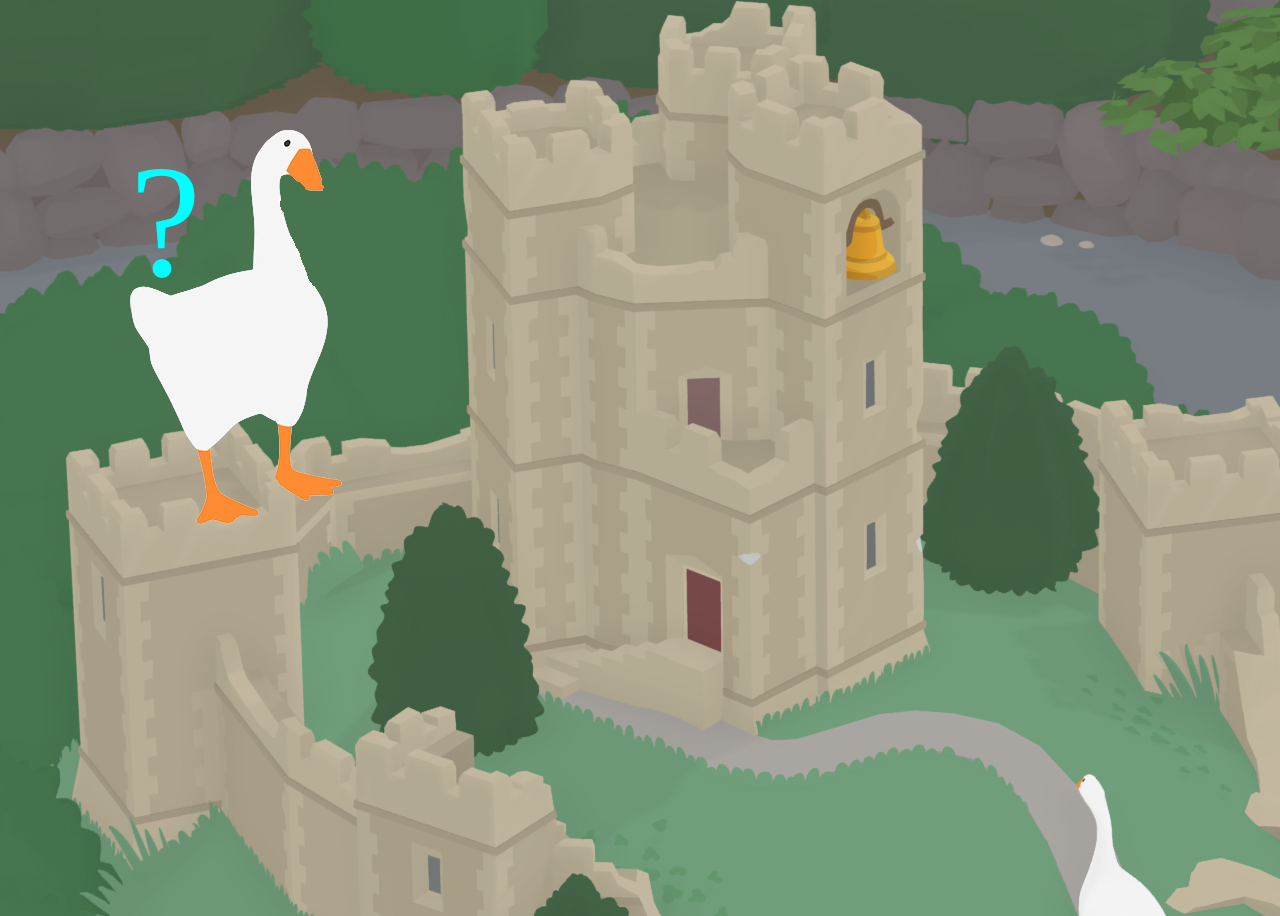
<file: projects/bouncing-box/index.html>
<!DOCTYPE html>
<html>
<head>
	<meta charset="utf-8">
	<title>Bouncing Box</title>
	<script src="jquery.min.js"></script>
	<style>
		.box {

			background-image:url(images/image_2023-03-21_131435395.png);
			

			
			width: 212px;
			height: 394px;
			/*background-color: rgb(21, 235, 224); */
			font-size: 1000%;
			color:aqua;
			text-align: bottom;
			user-select: none;
			display: block;
			position: absolute;
			top: 100px;
			left: 1px;  /* <--- Change me! */
		}
		.board{
			height: 100vh;
			background-image:url(images/image_2023-03-21_132258781.png);
			background-color:rgb(2, 22, 36)
		}
	</style>
	<!-- 	<script src="//cdnjs.cloudflare.com/ajax/libs/jquery/2.1.1/jquery.min.js"></script> -->

</head>
<body class="board">
	<!-- HTML for the box -->
	<div class="box">?</div>

	<script>
		(function(){
			'use strict'
			/* global jQuery */

			//////////////////////////////////////////////////////////////////
			/////////////////// SETUP DO NOT DELETE //////////////////////////
			//////////////////////////////////////////////////////////////////
			
			var box = jQuery('.box');	// reference to the HTML .box element
			var board = jQuery('.board');	// reference to the HTML .board element
			var boardWidth = board.width();	// the maximum X-Coordinate of the screen
			

			// Every 50 milliseconds, call the update Function (see below)
			setInterval(update, 50);
			
			// Every time the box is clicked, call the handleBoxClick Function (see below)
			box.on('click', handleBoxClick);
				
				
			// moves the Box to a new position on the screen along the X-Axis
			function moveBoxTo(newPositionX, newPositionY) {
				box.css("left", newPositionX);
				box.css("top", newPositionY);
			}

			// changes the text displayed on the Box
			function changeBoxText(newText) {
				box.text(newText);
			}

			//////////////////////////////////////////////////////////////////
			/////////////////// YOUR CODE BELOW HERE /////////////////////////
			//////////////////////////////////////////////////////////////////
			
			// TODO 2 - Variable declarations 
				var positionX = 0;	
				var positionY = 0;
				var speedY = 10;
				var points = 0;		
				var speed = 10;
				var boardHeight = jQuery(window).height(); 
			
			/* 
			This Function will be called 20 times/second. Each time it is called,
			it should move the Box to a new location. If the box drifts off the screen
			turn it around! 
			*/
			function update() {
				positionX=positionX+speed
				positionY=positionY+speedY
				moveBoxTo(positionX, positionY);
				if (positionX>boardWidth){
					speed=-speed;
				}
				if (positionX<0) {
					speed=-speed;
				}
				if (positionY>boardHeight){
					speedY=-speedY;
				}
				if (positionY<0) {
					speedY=-speedY;		}
			};

			/* 
			This Function will be called each time the box is clicked. Each time it is called,
			it should increase the points total, increase the speed, and move the box to
			the left side of the screen.
			*/
			function handleBoxClick() {
				positionX=0;
				points = points+1;
				changeBoxText(points);
				if (speed>0) {
					speed=speed+3;}
					
				else { speed=speed-3}
				
				
			};
			if (points > 10) {
					alert("Victory!")
				}

		})();
	</script>
</body>
</html>
</file>
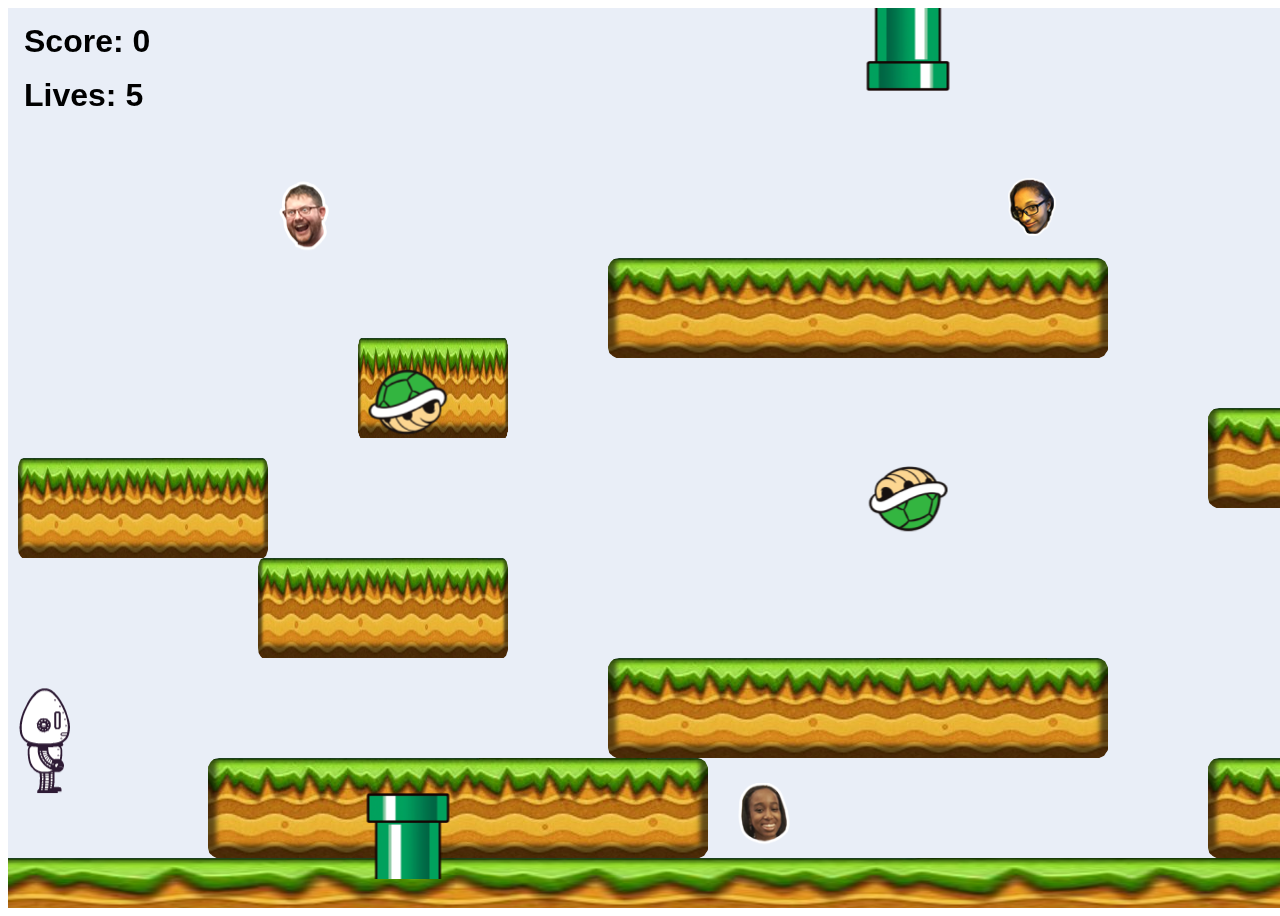
<file: projects/platformer/index.html>
<!DOCTYPE html>
<html>
    <head>
        <title>Platformer</title>
        <script src="lib/jquery.min.js"></script>
        <script src="lib/phaser.min.js"></script>
        <script src="js/factory/game.js"></script>
        <script src="js/factory/preload.js"></script>
        <script src="js/factory/platform.js"></script>
        <script src="js/factory/collectable.js"></script>
        <script src="js/factory/cannon.js"></script>
        <script src="js/factory/player.js"></script>
        <script src="js/controller/player-manager.js"></script>
        <script src="js/init/platform.js"></script>
        <script src="js/init/collectable.js"></script>
        <script src="js/init/cannon.js"></script>
        <script src="js/init/player.js"></script>
    </head>
    <body>
        <script src="js/index.js"></script>
    </body>
</html>
</file>
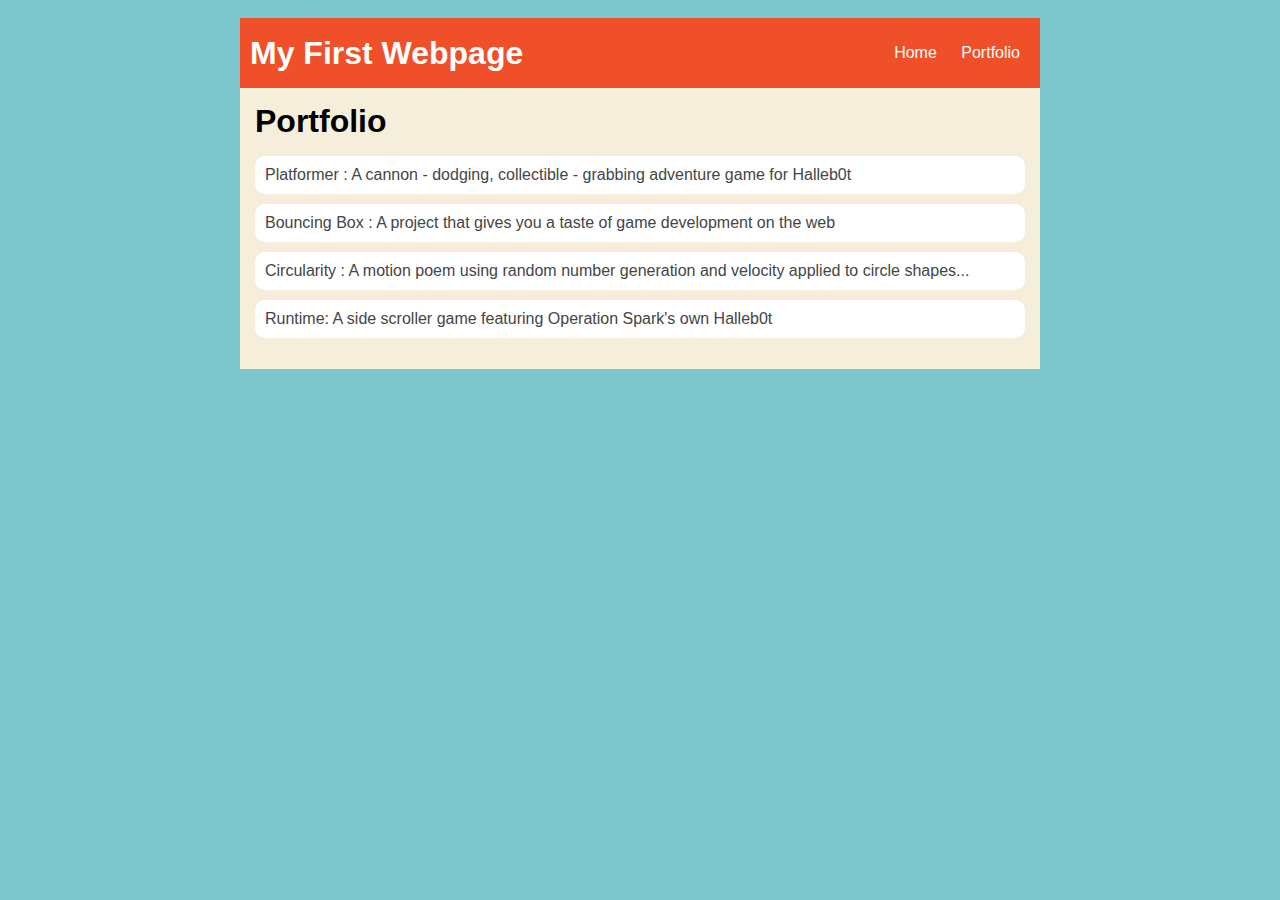
<file: portfolio.html>
<!DOCTYPE HTML>
<html>
    <head>
        <title>My First Webpage</title>
        <link rel="stylesheet" href="style.css">
        
    </head>

    <body>
        <div id="all-contents">
            <nav>
                <h1>My First Webpage</h1>
                <ul id="nav-ul">
                    <li class="nav-li">
                        <a class="nav-a" href="index.html">Home</a>
                            </li>
                            <li class="nav-li">
                        <a class="nav-a" href="portfolio.html">Portfolio</a>
                    </li>
                </ul>
            </nav>
            <main>
                <div class="content">
                    <h1>Portfolio</h1>
                    <ul id="portfolio">
                        <li><a href="projects/platformer/">Platformer : A cannon - dodging, collectible - grabbing adventure game for Halleb0t</a></li>
                        <li><a href="projects/bouncing-box/">Bouncing Box : A project that gives you a taste of game development on the web </a></li>
                        <li><a href="projects/circularity/">Circularity : A motion poem using random number generation and velocity applied to circle shapes...</a></li>
                        <li><a href="projects/runtime/" target="_blank"> Runtime: A side scroller game featuring Operation Spark's own Halleb0t </a></li>

                    </ul>
                </div>
            </main>
        </div>
    </body>
</html>
</file>
<file: style.css>
body {
    background: rgb(125, 198, 205);
    color: rgb(45, 45, 45);
    padding: 10px;
    font-family: arial;
}
#all-contents {
  max-width: 800px;
    margin: auto;
}

/* navigation menu */
nav {
    background: rgb(239, 80, 41);
   margin: 0 auto;
    display: flex;
    padding: 10px;
}
h1 {
    display: flex;
    align-items: center;
    color: white;
    flex: 1;
    margin: 0;
}
#nav-ul {
    list-style-image: none;
}
.nav-li {
    display: inline-block;
    padding: 0 10px;
}
a {
    text-decoration: none;
    color: #fff;
}

/* main container area beneath menu */
main {
    background: rgb(245, 238, 219);
    display: flex;
}
.sidebar {
    margin-right: 25px;
    padding: 10px;
}
.sidebar-img {
    width: 200px;
}
.content {
    flex: 1;
    padding: 15px;
}

/* portfolio styles */
#interests {
    border: 4px ;
    background-color:rgb(125, 198, 205);
    padding: 8px;
    border-radius:5px;
}
h2, h3 {
    margin: 0px;
}
         /* portfolio styles */
         .content h1 {
            color: black;
        }

        #portfolio {
            list-style-type: none;
            padding-left: 0;
        }

        #portfolio li {
            background: #fff;
            padding: 10px;
            border-radius: 10px;
            margin-bottom: 10px;
        }

        #portfolio li:hover {
            background: #eee;
        }

        #portfolio a {
            text-decoration: none;
            color: #454545;
        }
</file>
